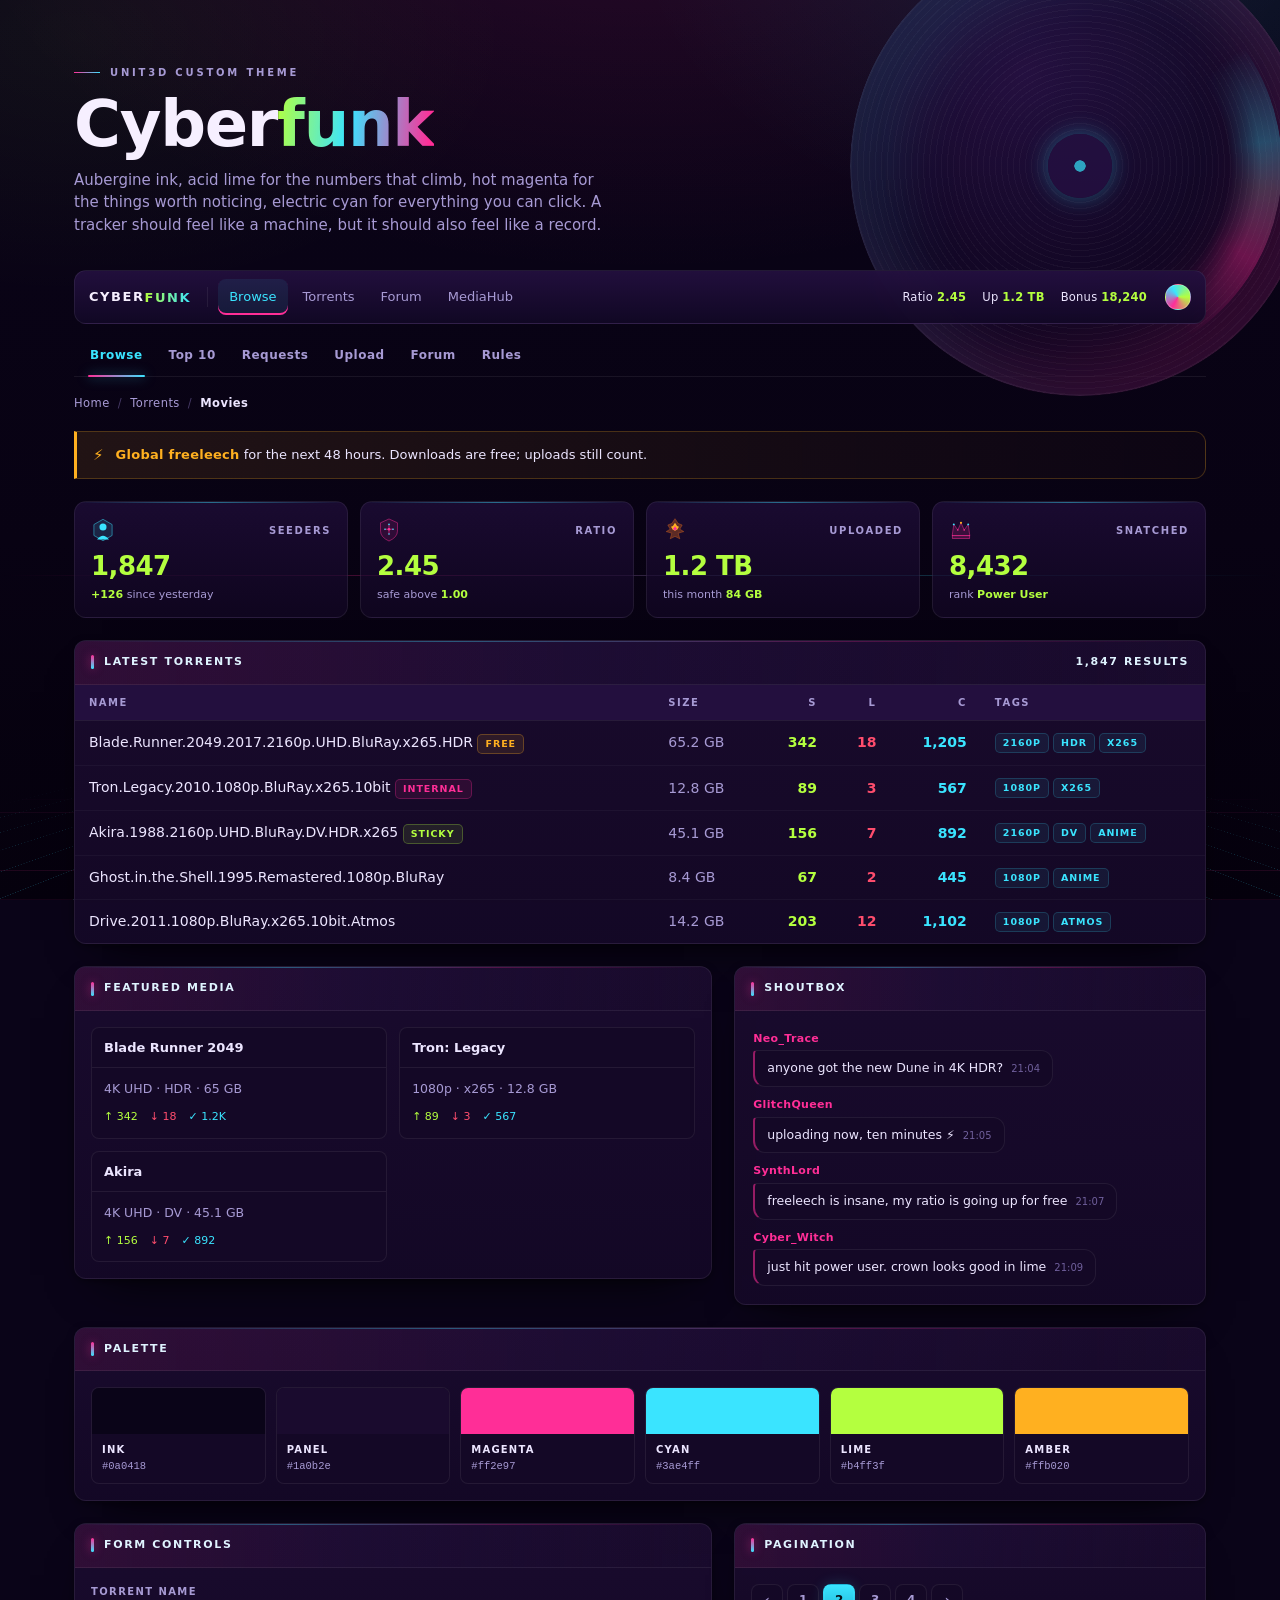
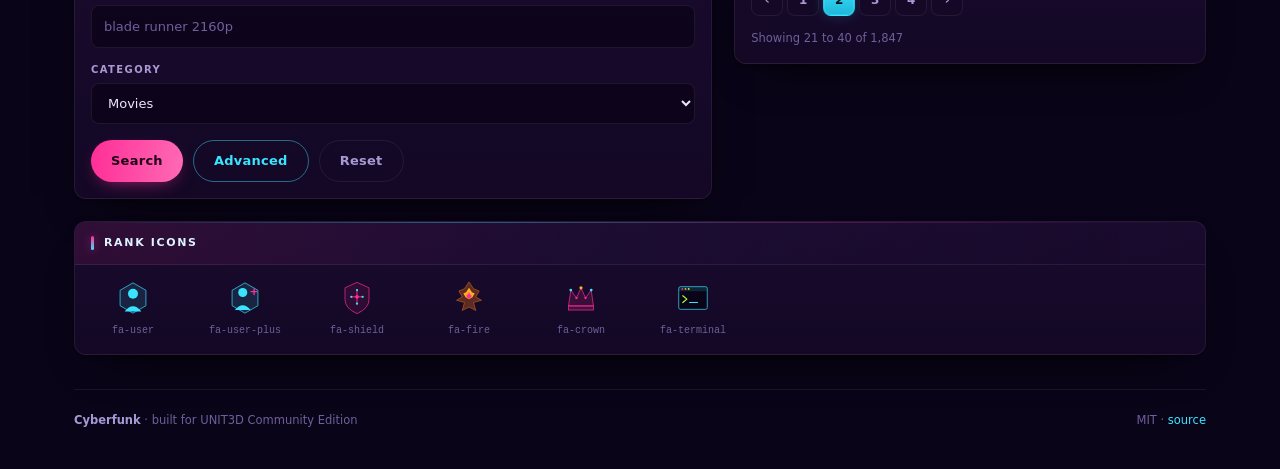
<file: index.html>
<!DOCTYPE html>
<html lang="en">
<head>
<meta charset="UTF-8">
<meta name="viewport" content="width=device-width, initial-scale=1">
<title>Cyberfunk: a UNIT3D theme</title>
<link rel="stylesheet" href="cyberfunk.css">
<style>
/* ---------------------------------------------------------------------------
 * Preview-only chrome. The theme proper is cyberfunk.css; this file fakes a
 * UNIT3D page around it so the design can be judged without a tracker.
 * Every colour below comes from the theme's tokens.
 * ------------------------------------------------------------------------- */

*, *::before, *::after { box-sizing: border-box; }

body {
    margin: 0;
    font-family: var(--cf-sans);
    font-size: 14px;
    line-height: 1.5;
}

.shell { max-width: 1180px; margin: 0 auto; padding: 40px 24px 0; }

/* Masthead */
.masthead { position: relative; padding: 18px 0 34px; }

/* A record, half-lit. Decoration only. */
.hero-disc {
    position: absolute; top: -104px; right: -104px;
    width: 460px; height: 460px; border-radius: 50%;
    pointer-events: none; opacity: .78; filter: blur(.4px);
    background:
        repeating-radial-gradient(circle at 50% 50%, rgba(255, 255, 255, .045) 0 1px, transparent 1px 6px),
        radial-gradient(circle at 38% 30%, #2a1148 0%, #170a2c 46%, #0b0418 100%);
    box-shadow:
        inset 0 0 0 1px rgba(255, 255, 255, .08),
        inset -40px -30px 70px rgba(var(--cf-magenta-rgb), .22),
        inset 34px 26px 70px rgba(var(--cf-cyan-rgb), .16),
        0 40px 80px -50px rgba(var(--cf-magenta-rgb), .8);
    -webkit-mask-image: radial-gradient(circle, #000 58%, rgba(0, 0, 0, .85) 74%, transparent 88%);
    mask-image: radial-gradient(circle, #000 58%, rgba(0, 0, 0, .85) 74%, transparent 88%);
}
/* specular arc */
.hero-disc::before {
    content: ""; position: absolute; inset: 6%;
    border-radius: 50%;
    background: conic-gradient(from 205deg, transparent 0 58%, rgba(var(--cf-cyan-rgb), .38) 66%, rgba(255, 255, 255, .22) 70%, rgba(var(--cf-magenta-rgb), .42) 76%, transparent 84%);
    -webkit-mask-image: radial-gradient(circle, transparent 52%, #000 63%, #000 84%, transparent 92%);
    mask-image: radial-gradient(circle, transparent 52%, #000 63%, #000 84%, transparent 92%);
}
/* label */
.hero-disc::after {
    content: ""; position: absolute; inset: 43%;
    border-radius: 50%;
    background:
        radial-gradient(circle, rgba(var(--cf-cyan-rgb), .9) 0 12%, transparent 13%),
        radial-gradient(circle, #2a1148 0 100%);
    box-shadow: 0 0 22px rgba(var(--cf-cyan-rgb), .45);
}
@media (max-width: 900px) { .hero-disc { display: none; } }
.masthead__eyebrow {
    display: inline-flex; align-items: center; gap: 10px;
    font-size: 10px; font-weight: 700; letter-spacing: .28em; text-transform: uppercase;
    color: var(--cf-muted); margin-bottom: 14px;
}
.masthead__eyebrow::before {
    content: ""; width: 26px; height: 1px;
    background: linear-gradient(90deg, var(--cf-magenta), var(--cf-cyan));
}
.masthead h1 {
    margin: 0;
    font-size: clamp(38px, 6vw, 64px);
    font-weight: 800;
    letter-spacing: -.02em;
    line-height: .95;
    color: #f6efff;
}
.masthead h1 em {
    font-style: normal;
    background: linear-gradient(96deg, var(--cf-lime) 0%, var(--cf-cyan) 46%, var(--cf-magenta) 96%);
    -webkit-background-clip: text; background-clip: text; color: transparent;
}
.masthead p {
    margin: 14px 0 0; max-width: 56ch;
    color: var(--cf-muted); font-size: 15px;
}

/* Top navigation */
.top-nav {
    display: flex; align-items: center; gap: 4px;
    height: 54px; padding: 0 14px; margin-bottom: 12px;
    border: 1px solid var(--cf-line);
    border-radius: var(--cf-radius);
    background: linear-gradient(180deg, rgba(36, 16, 64, .92), rgba(18, 8, 38, .92));
    position: sticky; top: 12px; z-index: 20;
    backdrop-filter: blur(14px);
    box-shadow: 0 18px 40px -30px #000;
}
.top-nav__logo {
    font-weight: 800; letter-spacing: .12em; font-size: 13px; color: #f6efff;
    padding-right: 16px; margin-right: 6px; border-right: 1px solid var(--cf-line);
}
.top-nav__logo span {
    background: linear-gradient(90deg, var(--cf-lime), var(--cf-cyan));
    -webkit-background-clip: text; background-clip: text; color: transparent;
}
.top-nav__link {
    color: var(--cf-muted); text-decoration: none; font-size: 13px; font-weight: 500;
    padding: 8px 11px; border-radius: 8px;
}
.top-nav__link:hover { color: var(--cf-cyan); background: rgba(var(--cf-cyan-rgb), .07); }
.top-nav__link.is-active { color: var(--cf-cyan); background: rgba(var(--cf-cyan-rgb), .08); box-shadow: inset 0 -2px 0 var(--cf-magenta); }
.top-nav__stats { margin-left: auto; display: flex; gap: 16px; font-size: 11.5px; letter-spacing: .02em; }
.top-nav__stats b { color: var(--cf-lime); font-weight: 700; font-variant-numeric: tabular-nums; }
.top-nav__avatar {
    width: 26px; height: 26px; border-radius: 50%; margin-left: 14px;
    background: conic-gradient(from 210deg, var(--cf-magenta), var(--cf-cyan), var(--cf-lime), var(--cf-magenta));
    border: 1px solid rgba(255, 255, 255, .25);
}

/* Secondary nav + breadcrumb */
.secondary-nav {
    display: flex; flex-wrap: wrap; gap: 2px; align-items: center;
    padding: 0 4px; margin-bottom: 18px;
    border-bottom: 1px solid var(--cf-line);
}
.secondary-nav a {
    position: relative; padding: 10px 12px 12px;
    font-size: 12px; font-weight: 600; letter-spacing: .04em;
    color: var(--cf-muted); text-decoration: none;
}
.secondary-nav a:hover { color: var(--cf-text); }
.secondary-nav a.is-active { color: var(--cf-cyan); }
.secondary-nav a.is-active::after {
    content: ""; position: absolute; left: 10px; right: 10px; bottom: -1px; height: 2px;
    border-radius: 2px;
    background: linear-gradient(90deg, var(--cf-magenta), var(--cf-cyan));
    box-shadow: 0 0 12px rgba(var(--cf-cyan-rgb), .55);
}
.crumbs {
    display: flex; align-items: center; gap: 8px;
    margin: 0 0 18px; font-size: 11.5px; letter-spacing: .04em; color: var(--cf-dim);
}
.crumbs a { color: var(--cf-muted); text-decoration: none; }
.crumbs a:hover { color: var(--cf-cyan); }
.crumbs span.sep { color: var(--cf-dim); opacity: .6; }
.crumbs b { color: var(--cf-text); font-weight: 600; }

/* Alert */
.alert {
    display: flex; align-items: center; gap: 12px;
    padding: 12px 16px; margin-bottom: 22px;
    background: linear-gradient(90deg, rgba(var(--cf-amber-rgb), .10), rgba(var(--cf-amber-rgb), .02));
    border: 1px solid rgba(var(--cf-amber-rgb), .22);
    border-left: 3px solid var(--cf-amber);
    border-radius: 0 var(--cf-radius) var(--cf-radius) 0;
    color: var(--cf-text); font-size: 13px;
}
.alert__icon { color: var(--cf-amber); font-size: 15px; }
.alert strong { color: var(--cf-amber); letter-spacing: .02em; }

/* Stat cards */
.stat-grid { display: grid; grid-template-columns: repeat(4, 1fr); gap: 12px; margin-bottom: 22px; }
.stat-card {
    position: relative; overflow: hidden;
    padding: 16px 16px 14px;
    background: linear-gradient(180deg, rgba(36, 16, 64, .65), rgba(20, 8, 38, .65));
    border: 1px solid var(--cf-line);
    border-radius: var(--cf-radius);
}
.stat-card::after {
    content: ""; position: absolute; inset: 0 0 auto 0; height: 1px;
    background: linear-gradient(90deg, transparent, rgba(var(--cf-cyan-rgb), .45), transparent);
}
.stat-card__top { display: flex; align-items: center; justify-content: space-between; margin-bottom: 10px; }
.stat-card__icon::before { width: 24px !important; height: 24px !important; display: block; }
.stat-card__label { color: var(--cf-muted); font-size: 10px; font-weight: 700; letter-spacing: .16em; text-transform: uppercase; }
.stat-card__value {
    font-size: 26px; font-weight: 800; letter-spacing: -.02em; line-height: 1.1;
    color: var(--cf-lime); font-variant-numeric: tabular-nums;
}
.stat-card__delta { margin-top: 6px; font-size: 11px; color: var(--cf-muted); }
.stat-card__delta b { color: var(--cf-lime); font-weight: 700; }

/* Panels */
.panel {
    background: linear-gradient(180deg, rgba(26, 11, 46, .96), rgba(20, 8, 38, .96));
    border: 1px solid var(--cf-line);
    border-radius: var(--cf-radius);
    box-shadow: var(--cf-shadow);
    margin-bottom: 22px;
    overflow: hidden;
}
.panel__head {
    display: flex; align-items: center; gap: 10px;
    padding: 13px 16px;
    font-size: 11px; font-weight: 700; letter-spacing: .15em; text-transform: uppercase;
    color: #dff3ff;
    background: linear-gradient(90deg, rgba(var(--cf-magenta-rgb), .10), rgba(36, 16, 64, .35) 45%, transparent);
    border-bottom: 1px solid var(--cf-line);
}
.panel__head::before {
    content: ""; width: 3px; height: 14px; border-radius: 2px;
    background: linear-gradient(180deg, var(--cf-magenta), var(--cf-cyan));
    box-shadow: 0 0 10px rgba(var(--cf-magenta-rgb), .55);
}
.panel__head .spacer { margin-left: auto; }
.panel__body { padding: 16px; }

/* Table */
.table-wrap { overflow-x: auto; }
.torrent-table { width: 100%; border-collapse: collapse; font-variant-numeric: tabular-nums; }
.torrent-table thead th {
    position: sticky; top: 0;
    padding: 10px 14px; text-align: left;
    font-size: 10px; font-weight: 700; letter-spacing: .15em; text-transform: uppercase;
    color: var(--cf-muted);
    background: rgba(36, 16, 64, .92);
    border-bottom: 1px solid var(--cf-line);
    white-space: nowrap;
}
.torrent-table thead th.num { text-align: right; }
.torrent-table td {
    padding: 11px 14px;
    border-bottom: 1px solid rgba(255, 255, 255, .035);
    color: var(--cf-text);
    white-space: nowrap;
}
.torrent-table td.num { text-align: right; font-variant-numeric: tabular-nums; }
.torrent-table tbody tr { transition: background-color .12s ease, box-shadow .12s ease; }
.torrent-table tbody tr:hover { background: rgba(var(--cf-cyan-rgb), .04); box-shadow: inset 2px 0 0 var(--cf-cyan); }
.torrent-table tbody tr:last-child td { border-bottom: 0; }
.torrent-table .name { color: var(--cf-text); font-weight: 500; white-space: normal; }
.torrent-table .name a { color: var(--cf-text); }
.torrent-table .name a:hover { color: var(--cf-cyan); }
.torrent-table .size { color: var(--cf-muted); }
.torrent-table .seeders { color: var(--cf-lime); font-weight: 700; }
.torrent-table .leechers { color: var(--cf-red); font-weight: 700; }
.torrent-table .completed { color: var(--cf-cyan); font-weight: 700; }
.torrent-table .tags { display: flex; gap: 4px; }

/* Chips */
.tag {
    display: inline-block; padding: 2px 7px;
    font-size: 9.5px; font-weight: 700; letter-spacing: .1em; text-transform: uppercase;
    color: var(--cf-cyan);
    background: rgba(var(--cf-cyan-rgb), .07);
    border: 1px solid rgba(var(--cf-cyan-rgb), .18);
    border-radius: 5px;
}
.tag--free { color: var(--cf-amber); background: rgba(var(--cf-amber-rgb), .10); border-color: rgba(var(--cf-amber-rgb), .28); }
.tag--internal { color: var(--cf-magenta); background: rgba(var(--cf-magenta-rgb), .10); border-color: rgba(var(--cf-magenta-rgb), .28); }
.tag--sticky { color: var(--cf-lime); background: rgba(var(--cf-lime-rgb), .09); border-color: rgba(var(--cf-lime-rgb), .26); }

/* Cards */
.cards-grid { display: grid; grid-template-columns: repeat(auto-fill, minmax(220px, 1fr)); gap: 12px; }
.card {
    background: var(--cf-sunk);
    border: 1px solid var(--cf-line);
    border-radius: var(--cf-radius-sm);
    overflow: hidden;
}
.card__head { padding: 10px 12px; font-size: 13px; font-weight: 700; color: var(--cf-text); border-bottom: 1px solid var(--cf-line); }
.card__body { padding: 12px; color: var(--cf-muted); font-size: 12.5px; }
.card__meta { display: flex; gap: 12px; margin-top: 10px; font-size: 11px; font-variant-numeric: tabular-nums; }
.card__meta .seeders { color: var(--cf-lime); }
.card__meta .leechers { color: var(--cf-red); }
.card__meta .completed { color: var(--cf-cyan); }

/* Chat */
.chatbox { max-height: 268px; overflow-y: auto; display: flex; flex-direction: column; gap: 10px; padding: 4px 2px 2px; }
.chat-msg__user { font-size: 11px; font-weight: 700; letter-spacing: .03em; color: var(--cf-magenta); margin-bottom: 3px; }
.chat-bubble {
    display: inline-block; max-width: 92%; padding: 8px 12px;
    font-size: 12.5px; color: var(--cf-text);
    background: var(--cf-sunk);
    border: 1px solid var(--cf-line);
    border-left: 2px solid rgba(var(--cf-magenta-rgb), .55);
    border-radius: 4px 12px 12px 12px;
}
.chat-bubble time { color: var(--cf-dim); font-size: 10px; margin-left: 8px; }

/* Palette strip */
.palette { display: grid; grid-template-columns: repeat(auto-fit, minmax(120px, 1fr)); gap: 10px; }
.swatch { border: 1px solid var(--cf-line); border-radius: var(--cf-radius-sm); overflow: hidden; background: var(--cf-sunk); }
.swatch__chip { height: 46px; }
.swatch__meta { padding: 8px 10px; }
.swatch__name { display: block; font-size: 10px; font-weight: 700; letter-spacing: .12em; text-transform: uppercase; color: var(--cf-text); }
.swatch__hex { display: block; font-family: var(--cf-mono); font-size: 10.5px; color: var(--cf-muted); margin-top: 2px; }

/* Forms */
.form-group { margin-bottom: 14px; }
.form-label { display: block; margin-bottom: 6px; font-size: 10px; font-weight: 700; letter-spacing: .14em; text-transform: uppercase; color: var(--cf-muted); }
.form-input, .form-select {
    width: 100%; padding: 11px 12px;
    font: inherit; font-size: 13px; color: var(--cf-text);
    background: rgba(10, 4, 24, .7);
    border: 1px solid var(--cf-line);
    border-radius: var(--cf-radius-sm);
    transition: border-color .15s ease, box-shadow .15s ease;
}
.form-input:focus, .form-select:focus {
    outline: none;
    border-color: var(--cf-cyan);
    box-shadow: var(--cf-ring);
}
.form-row { display: flex; gap: 10px; margin-top: 16px; }

.btn-filled, .btn-outlined, .btn-ghost {
    font: inherit; font-size: 13px; font-weight: 700; letter-spacing: .02em;
    padding: 10px 20px; border-radius: 999px; cursor: pointer;
    transition: transform .12s ease, box-shadow .18s ease, background-color .18s ease, border-color .18s ease;
}
.btn-filled {
    color: #20031a; border: 0;
    background: linear-gradient(96deg, var(--cf-magenta), #ff6ab5);
    box-shadow: 0 6px 20px -10px rgba(var(--cf-magenta-rgb), .9);
}
.btn-filled:hover { transform: translateY(-1px); box-shadow: 0 10px 26px -10px rgba(var(--cf-magenta-rgb), .95); }
.btn-outlined {
    color: var(--cf-cyan); background: transparent;
    border: 1px solid rgba(var(--cf-cyan-rgb), .45);
}
.btn-outlined:hover { background: rgba(var(--cf-cyan-rgb), .08); box-shadow: 0 0 18px rgba(var(--cf-cyan-rgb), .18); }
.btn-ghost { color: var(--cf-muted); background: transparent; border: 1px solid var(--cf-line); }
.btn-ghost:hover { color: var(--cf-text); border-color: rgba(255, 255, 255, .18); }

/* Pagination */
.pagination { display: flex; gap: 4px; align-items: center; flex-wrap: wrap; }
.page {
    display: inline-flex; align-items: center; justify-content: center;
    min-width: 32px; height: 32px; padding: 0 10px;
    font-size: 12px; font-weight: 600; text-decoration: none;
    color: var(--cf-muted);
    background: var(--cf-sunk);
    border: 1px solid var(--cf-line);
    border-radius: 8px;
}
.page:hover { color: var(--cf-cyan); border-color: rgba(var(--cf-cyan-rgb), .35); }
.page.current {
    color: #06121a;
    background: linear-gradient(180deg, var(--cf-cyan), #1fb6d8);
    border-color: transparent;
    box-shadow: 0 0 18px rgba(var(--cf-cyan-rgb), .35);
}

/* Icon strip */
.icon-strip { display: flex; flex-wrap: wrap; gap: 28px; align-items: flex-start; }
.icon-item { display: flex; flex-direction: column; align-items: center; gap: 8px; width: 84px; }
.icon-item i { display: block; width: 34px; height: 34px; }
.icon-item i::before { width: 34px !important; height: 34px !important; display: block; }
.icon-item span { font-family: var(--cf-mono); font-size: 10px; color: var(--cf-dim); }

/* Footer */
.footer {
    margin-top: 34px; padding: 22px 0 40px;
    border-top: 1px solid var(--cf-line);
    display: flex; justify-content: space-between; gap: 16px; flex-wrap: wrap;
    font-size: 11.5px; color: var(--cf-dim);
}
.footer b { color: var(--cf-muted); font-weight: 600; }

.two-col { display: grid; grid-template-columns: 1.15fr .85fr; gap: 22px; align-items: start; }
@media (max-width: 900px) {
    .two-col { grid-template-columns: 1fr; }
    .stat-grid { grid-template-columns: repeat(2, 1fr); }
}
@media (max-width: 620px) {
    .shell { padding: 24px 16px 0; }
    .top-nav__stats { display: none; }
    .stat-grid { grid-template-columns: 1fr 1fr; }
}
</style>
</head>
<body>

<div class="shell">

    <header class="masthead">
        <div class="hero-disc" aria-hidden="true"></div>
        <div class="masthead__eyebrow">UNIT3D custom theme</div>
        <h1>Cyber<em>funk</em></h1>
        <p>Aubergine ink, acid lime for the numbers that climb, hot magenta for the things worth noticing, electric cyan for everything you can click. A tracker should feel like a machine, but it should also feel like a record.</p>
    </header>

    <nav class="top-nav">
        <div class="top-nav__logo">CYBER<span>FUNK</span></div>
        <a class="top-nav__link is-active" href="#">Browse</a>
        <a class="top-nav__link" href="#">Torrents</a>
        <a class="top-nav__link" href="#">Forum</a>
        <a class="top-nav__link" href="#">MediaHub</a>
        <div class="top-nav__stats">
            <span>Ratio <b>2.45</b></span>
            <span>Up <b>1.2 TB</b></span>
            <span>Bonus <b>18,240</b></span>
        </div>
        <span class="top-nav__avatar" aria-hidden="true"></span>
    </nav>

    <nav class="secondary-nav">
        <a class="is-active" href="#">Browse</a>
        <a href="#">Top 10</a>
        <a href="#">Requests</a>
        <a href="#">Upload</a>
        <a href="#">Forum</a>
        <a href="#">Rules</a>
    </nav>

    <div class="crumbs">
        <a href="#">Home</a><span class="sep">/</span>
        <a href="#">Torrents</a><span class="sep">/</span>
        <b>Movies</b>
    </div>

    <div class="alert">
        <span class="alert__icon">&#9889;</span>
        <span><strong>Global freeleech</strong> for the next 48 hours. Downloads are free; uploads still count.</span>
    </div>

    <div class="stat-grid">
        <div class="stat-card">
            <div class="stat-card__top"><i class="fa-user stat-card__icon"></i><span class="stat-card__label">Seeders</span></div>
            <div class="stat-card__value">1,847</div>
            <div class="stat-card__delta"><b>+126</b> since yesterday</div>
        </div>
        <div class="stat-card">
            <div class="stat-card__top"><i class="fa-shield stat-card__icon"></i><span class="stat-card__label">Ratio</span></div>
            <div class="stat-card__value">2.45</div>
            <div class="stat-card__delta">safe above <b>1.00</b></div>
        </div>
        <div class="stat-card">
            <div class="stat-card__top"><i class="fa-fire stat-card__icon"></i><span class="stat-card__label">Uploaded</span></div>
            <div class="stat-card__value">1.2 TB</div>
            <div class="stat-card__delta">this month <b>84 GB</b></div>
        </div>
        <div class="stat-card">
            <div class="stat-card__top"><i class="fa-crown stat-card__icon"></i><span class="stat-card__label">Snatched</span></div>
            <div class="stat-card__value">8,432</div>
            <div class="stat-card__delta">rank <b>Power User</b></div>
        </div>
    </div>

    <div class="panel">
        <div class="panel__head">Latest torrents <span class="spacer"></span> 1,847 results</div>
        <div class="table-wrap">
            <table class="torrent-table">
                <thead>
                    <tr>
                        <th>Name</th><th>Size</th><th class="num">S</th><th class="num">L</th><th class="num">C</th><th>Tags</th>
                    </tr>
                </thead>
                <tbody>
                    <tr>
                        <td class="name"><a href="#">Blade.Runner.2049.2017.2160p.UHD.BluRay.x265.HDR</a> <span class="tag tag--free">Free</span></td>
                        <td class="size">65.2 GB</td>
                        <td class="num seeders">342</td><td class="num leechers">18</td><td class="num completed">1,205</td>
                        <td><div class="tags"><span class="tag">2160p</span><span class="tag">HDR</span><span class="tag">x265</span></div></td>
                    </tr>
                    <tr>
                        <td class="name"><a href="#">Tron.Legacy.2010.1080p.BluRay.x265.10bit</a> <span class="tag tag--internal">Internal</span></td>
                        <td class="size">12.8 GB</td>
                        <td class="num seeders">89</td><td class="num leechers">3</td><td class="num completed">567</td>
                        <td><div class="tags"><span class="tag">1080p</span><span class="tag">x265</span></div></td>
                    </tr>
                    <tr>
                        <td class="name"><a href="#">Akira.1988.2160p.UHD.BluRay.DV.HDR.x265</a> <span class="tag tag--sticky">Sticky</span></td>
                        <td class="size">45.1 GB</td>
                        <td class="num seeders">156</td><td class="num leechers">7</td><td class="num completed">892</td>
                        <td><div class="tags"><span class="tag">2160p</span><span class="tag">DV</span><span class="tag">Anime</span></div></td>
                    </tr>
                    <tr>
                        <td class="name"><a href="#">Ghost.in.the.Shell.1995.Remastered.1080p.BluRay</a></td>
                        <td class="size">8.4 GB</td>
                        <td class="num seeders">67</td><td class="num leechers">2</td><td class="num completed">445</td>
                        <td><div class="tags"><span class="tag">1080p</span><span class="tag">Anime</span></div></td>
                    </tr>
                    <tr>
                        <td class="name"><a href="#">Drive.2011.1080p.BluRay.x265.10bit.Atmos</a></td>
                        <td class="size">14.2 GB</td>
                        <td class="num seeders">203</td><td class="num leechers">12</td><td class="num completed">1,102</td>
                        <td><div class="tags"><span class="tag">1080p</span><span class="tag">Atmos</span></div></td>
                    </tr>
                </tbody>
            </table>
        </div>
    </div>

    <div class="two-col">
        <div class="panel">
            <div class="panel__head">Featured media</div>
            <div class="panel__body">
                <div class="cards-grid">
                    <div class="card">
                        <div class="card__head">Blade Runner 2049</div>
                        <div class="card__body">
                            4K UHD &middot; HDR &middot; 65 GB
                            <div class="card__meta"><span class="seeders">&#8593; 342</span><span class="leechers">&#8595; 18</span><span class="completed">&#10003; 1.2K</span></div>
                        </div>
                    </div>
                    <div class="card">
                        <div class="card__head">Tron: Legacy</div>
                        <div class="card__body">
                            1080p &middot; x265 &middot; 12.8 GB
                            <div class="card__meta"><span class="seeders">&#8593; 89</span><span class="leechers">&#8595; 3</span><span class="completed">&#10003; 567</span></div>
                        </div>
                    </div>
                    <div class="card">
                        <div class="card__head">Akira</div>
                        <div class="card__body">
                            4K UHD &middot; DV &middot; 45.1 GB
                            <div class="card__meta"><span class="seeders">&#8593; 156</span><span class="leechers">&#8595; 7</span><span class="completed">&#10003; 892</span></div>
                        </div>
                    </div>
                </div>
            </div>
        </div>

        <div class="panel">
            <div class="panel__head">Shoutbox</div>
            <div class="panel__body">
                <div class="chatbox">
                    <div>
                        <div class="chat-msg__user">Neo_Trace</div>
                        <div class="chat-bubble">anyone got the new Dune in 4K HDR?<time>21:04</time></div>
                    </div>
                    <div>
                        <div class="chat-msg__user">GlitchQueen</div>
                        <div class="chat-bubble">uploading now, ten minutes &#9889;<time>21:05</time></div>
                    </div>
                    <div>
                        <div class="chat-msg__user">SynthLord</div>
                        <div class="chat-bubble">freeleech is insane, my ratio is going up for free<time>21:07</time></div>
                    </div>
                    <div>
                        <div class="chat-msg__user">Cyber_Witch</div>
                        <div class="chat-bubble">just hit power user. crown looks good in lime<time>21:09</time></div>
                    </div>
                </div>
            </div>
        </div>
    </div>

    <div class="panel">
        <div class="panel__head">Palette</div>
        <div class="panel__body">
            <div class="palette">
                <div class="swatch"><div class="swatch__chip" style="background: var(--cf-ink)"></div><div class="swatch__meta"><span class="swatch__name">Ink</span><span class="swatch__hex">#0a0418</span></div></div>
                <div class="swatch"><div class="swatch__chip" style="background: var(--cf-panel)"></div><div class="swatch__meta"><span class="swatch__name">Panel</span><span class="swatch__hex">#1a0b2e</span></div></div>
                <div class="swatch"><div class="swatch__chip" style="background: var(--cf-magenta)"></div><div class="swatch__meta"><span class="swatch__name">Magenta</span><span class="swatch__hex">#ff2e97</span></div></div>
                <div class="swatch"><div class="swatch__chip" style="background: var(--cf-cyan)"></div><div class="swatch__meta"><span class="swatch__name">Cyan</span><span class="swatch__hex">#3ae4ff</span></div></div>
                <div class="swatch"><div class="swatch__chip" style="background: var(--cf-lime)"></div><div class="swatch__meta"><span class="swatch__name">Lime</span><span class="swatch__hex">#b4ff3f</span></div></div>
                <div class="swatch"><div class="swatch__chip" style="background: var(--cf-amber)"></div><div class="swatch__meta"><span class="swatch__name">Amber</span><span class="swatch__hex">#ffb020</span></div></div>
            </div>
        </div>
    </div>

    <div class="two-col">
        <div class="panel">
            <div class="panel__head">Form controls</div>
            <div class="panel__body">
                <div class="form-group">
                    <label class="form-label" for="q">Torrent name</label>
                    <input class="form-input" id="q" type="text" placeholder="blade runner 2160p">
                </div>
                <div class="form-group">
                    <label class="form-label" for="c">Category</label>
                    <select class="form-select" id="c">
                        <option>Movies</option>
                        <option>TV</option>
                        <option>Music</option>
                    </select>
                </div>
                <div class="form-row">
                    <button class="btn-filled">Search</button>
                    <button class="btn-outlined">Advanced</button>
                    <button class="btn-ghost">Reset</button>
                </div>
            </div>
        </div>

        <div class="panel">
            <div class="panel__head">Pagination</div>
            <div class="panel__body">
                <div class="pagination">
                    <a class="page" href="#">&lsaquo;</a>
                    <a class="page" href="#">1</a>
                    <a class="page current" href="#">2</a>
                    <a class="page" href="#">3</a>
                    <a class="page" href="#">4</a>
                    <a class="page" href="#">&rsaquo;</a>
                </div>
                <p style="margin: 14px 0 0; font-size: 11.5px; color: var(--cf-dim); font-variant-numeric: tabular-nums;">Showing 21 to 40 of 1,847</p>
            </div>
        </div>
    </div>

    <div class="panel">
        <div class="panel__head">Rank icons</div>
        <div class="panel__body">
            <div class="icon-strip">
                <div class="icon-item"><i class="fa-user"></i><span>fa-user</span></div>
                <div class="icon-item"><i class="fa-user-plus"></i><span>fa-user-plus</span></div>
                <div class="icon-item"><i class="fa-shield"></i><span>fa-shield</span></div>
                <div class="icon-item"><i class="fa-fire"></i><span>fa-fire</span></div>
                <div class="icon-item"><i class="fa-crown"></i><span>fa-crown</span></div>
                <div class="icon-item"><i class="fa-terminal"></i><span>fa-terminal</span></div>
            </div>
        </div>
    </div>

    <footer class="footer">
        <div><b>Cyberfunk</b> &middot; built for UNIT3D Community Edition</div>
        <div>MIT &middot; <a href="https://github.com/Binz120/cyberfunk">source</a></div>
    </footer>

</div>

</body>
</html>
</file>
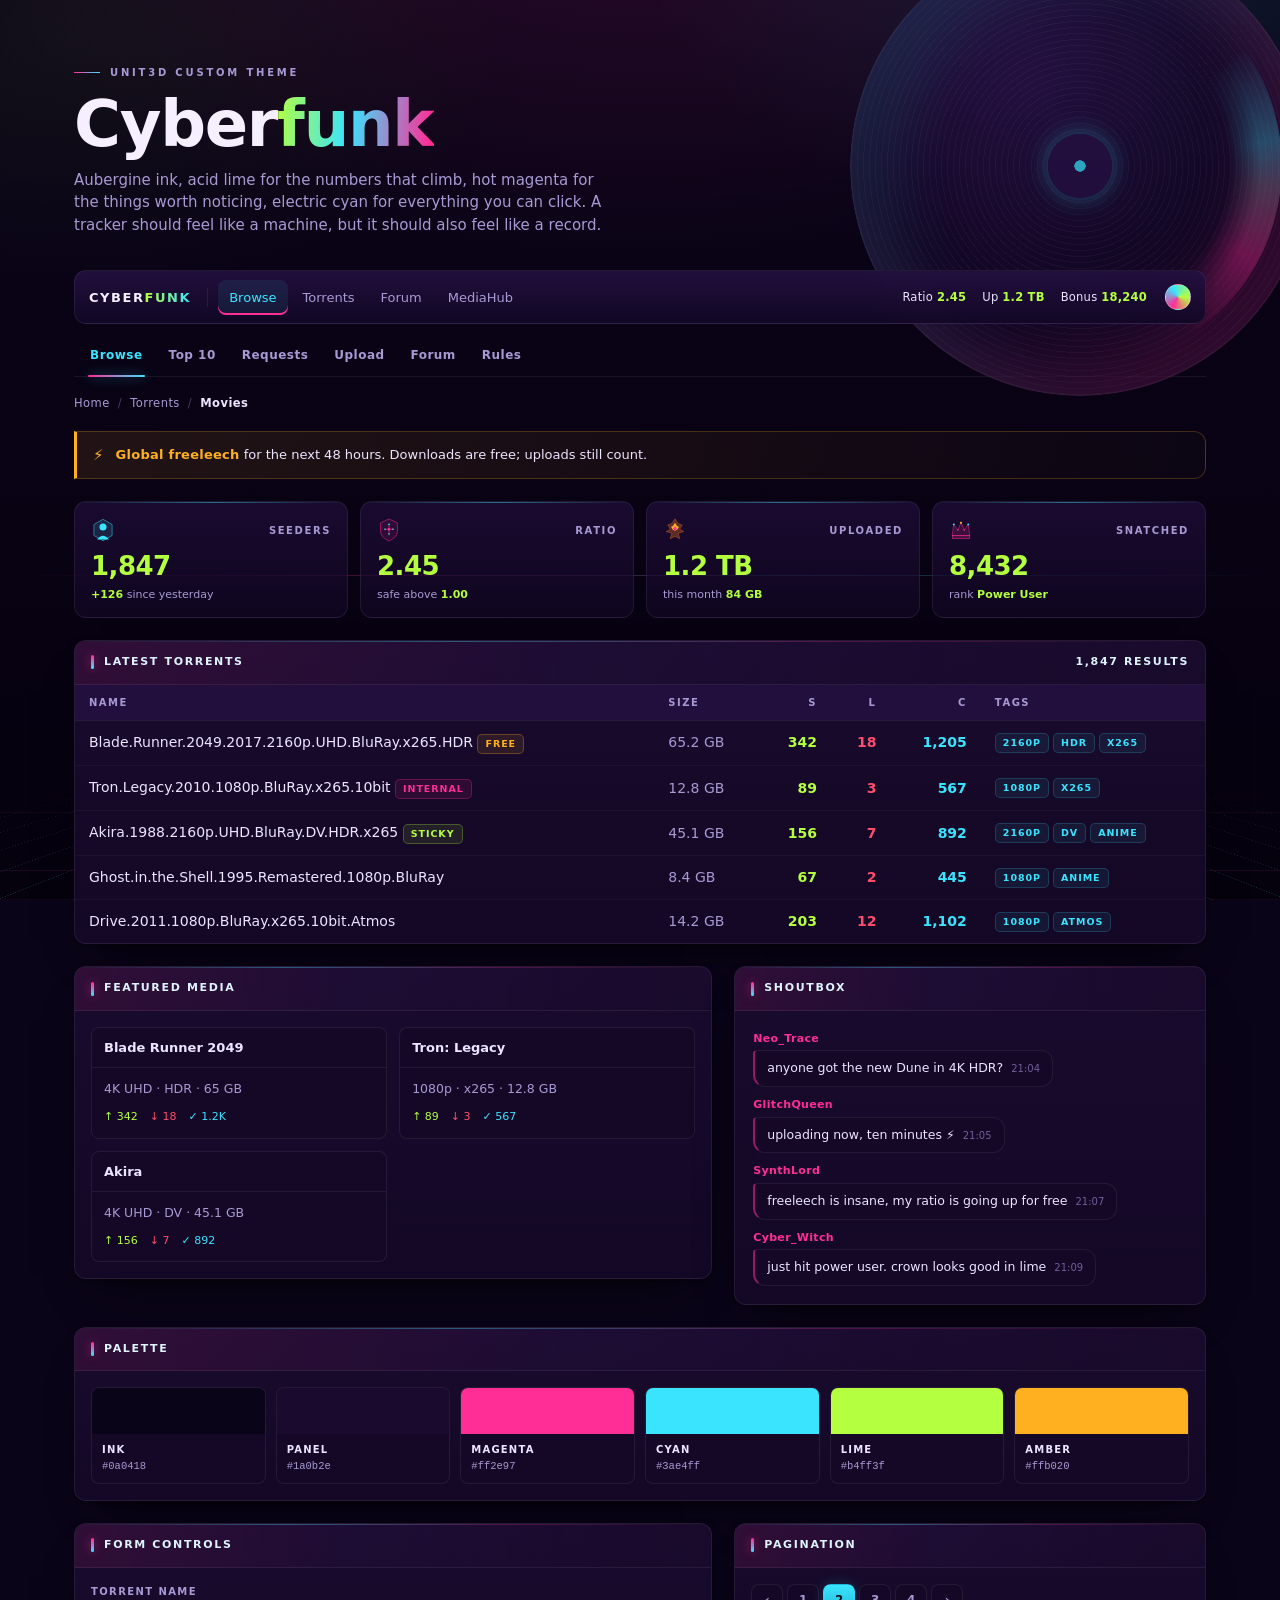
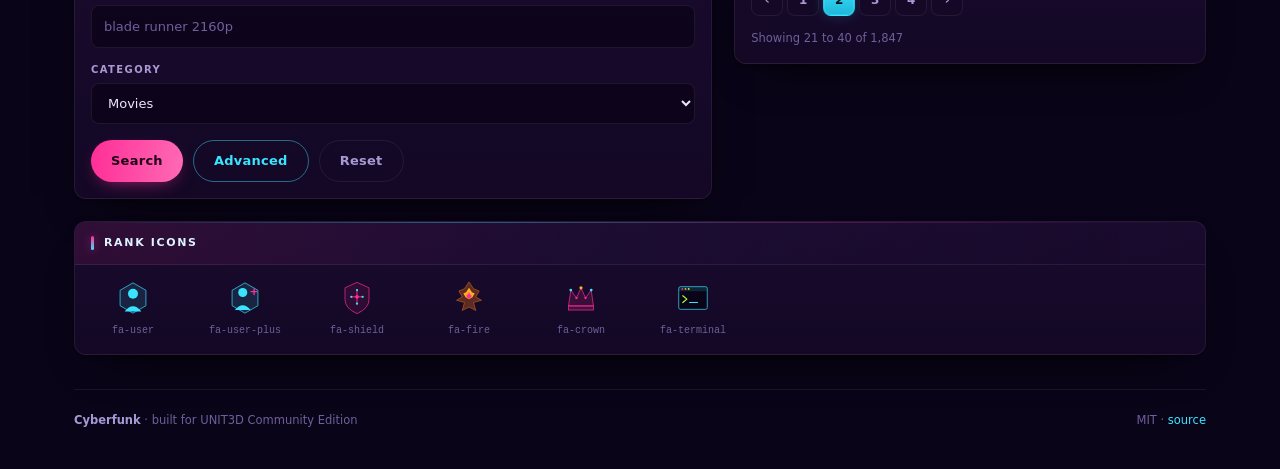
<file: preview.html>
<!DOCTYPE html>
<html lang="en">
<head>
<meta charset="UTF-8">
<meta http-equiv="refresh" content="0; url=./index.html">
<title>Cyberfunk: preview moved</title>
<link rel="canonical" href="https://binz120.github.io/cyberfunk/">
<style>
  body { background:#0a0418; color:#ece5ff; font-family:'Segoe UI',system-ui,sans-serif;
         display:flex; align-items:center; justify-content:center; height:100vh; margin:0; }
  a { color:#3ae4ff; text-shadow:0 0 12px rgba(58,228,255,.45); }
</style>
</head>
<body>
<p>The preview now lives at <a href="./index.html">the repository root</a>.</p>
</body>
</html>
</file>
<file: cyberfunk.css>
/* ============================================================================
 * CYBERFUNK: UNIT3D custom theme
 *
 * Cyberpunk bones, funk blood: aubergine ink, acid lime for the numbers that
 * climb, hot magenta for the things that want your eye, electric cyan for
 * anything you can click, amber for the one warning worth reading. Panels are
 * lit from above with a hairline, the floor is a perspective grid, and every
 * unit of colour is spent on a job rather than for decoration.
 *
 * Deploy: host this file publicly and paste the URL (or its contents) into
 * UNIT3D → Settings → custom_css. No build step, no dependencies.
 * Best with: Galactic (style 1) or Material Dark (style 13) as the base.
 ========================================================================== */

/* ============================================================================
 * 0. DESIGN TOKENS
 *
 * The palette is Cyberfunk: aubergine ink, acid lime for anything counting up,
 * hot magenta for anything that wants attention, electric cyan for anything you
 * can click, amber for the one warning you should read. Everything below maps
 * UNIT3D's variables onto these ten tokens, so retuning the theme means editing
 * this block and nothing else.
 * ========================================================================== */

:root {
    /* Surfaces, darkest to lightest */
    --cf-ink: #0a0418;          /* page */
    --cf-ink-2: #120826;        /* nav, footer */
    --cf-sunk: #140826;         /* inset wells, code, tables */
    --cf-panel: #1a0b2e;        /* panels, cards */
    --cf-panel-head: #241040;   /* panel and card headers */
    --cf-raised: #2b0f4a;       /* bubbles, menus, raised chips */

    /* Hairlines */
    --cf-line: rgba(255, 255, 255, 0.07);
    --cf-line-cool: rgba(58, 228, 255, 0.16);
    --cf-line-hot: rgba(255, 46, 151, 0.22);

    /* Text */
    --cf-text: #ece5ff;
    --cf-text-bright: #ffffff;
    --cf-muted: #a79ad4;
    --cf-dim: #6f5f9b;

    /* Accents, by job */
    --cf-cyan: #3ae4ff;         /* links, focus, selection */
    --cf-cyan-rgb: 58, 228, 255;
    --cf-magenta: #ff2e97;      /* attention, active, featured */
    --cf-magenta-rgb: 255, 46, 151;
    --cf-lime: #b4ff3f;         /* positive, counts, seeders */
    --cf-lime-rgb: 180, 255, 63;
    --cf-amber: #ffb020;        /* warnings, freeleech */
    --cf-amber-rgb: 255, 176, 32;
    --cf-red: #ff4d6d;          /* errors, deletions */
    --cf-red-rgb: 255, 77, 109;
    --cf-orange: #ff7a1a;
    --cf-lilac: #c9a2ff;

    /* Shape and depth */
    --cf-radius: 12px;
    --cf-radius-sm: 8px;
    --cf-ring: 0 0 0 3px rgba(var(--cf-cyan-rgb), 0.22);
    --cf-shadow: 0 24px 48px -28px #000, 0 2px 8px -2px rgba(0, 0, 0, 0.6);
    --cf-glow-cyan: 0 0 18px rgba(var(--cf-cyan-rgb), 0.16);
    --cf-glow-magenta: 0 0 18px rgba(var(--cf-magenta-rgb), 0.18);

    --cf-mono: ui-monospace, "SF Mono", "JetBrains Mono", "Cascadia Code", Menlo, Consolas, monospace;
    --cf-sans: "Inter", "Segoe UI", system-ui, -apple-system, sans-serif;
}

/* ============================================================================
 * 1. UNIT3D VARIABLE MAP
 *
 * Every variable UNIT3D's stylesheets read, pointed at the tokens above. If a
 * fork adds a variable this file does not set, it falls back to the base
 * theme's value, which is why the theme still works on a dark base it has
 * never seen.
 * ========================================================================== */

:root {
    /* --- Base colour palette (Cyberfunk) --- */
    --text-color: var(--cf-text);
    --color-dark-magenta: hsl(300, 60%, 12%);
    --color-dark-green: hsl(160, 60%, 12%);
    --color-dark-blue: hsl(220, 60%, 15%);
    --color-dark-red: hsl(345, 60%, 12%);
    --color-dark-purple: hsl(270, 50%, 15%);
    --color-red: hsl(345, 100%, 55%);
    --color-light-red: hsl(345, 100%, 65%);
    --color-green: hsl(84, 100%, 44%);
    --color-light-green: hsl(84, 100%, 62%);
    --color-yellow: hsl(38, 100%, 56%);
    --color-light-yellow: hsl(38, 100%, 66%);
    --color-magenta: hsl(330, 100%, 55%);
    --color-light-magenta: hsl(330, 100%, 65%);
    --color-purple: hsl(270, 80%, 55%);
    --color-light-purple: hsl(270, 80%, 65%);
    --color-blue: hsl(192, 100%, 62%);
    --color-light-blue: hsl(192, 100%, 72%);
    --color-bright-white: hsl(270, 20%, 100%);
    --color-light-orange: hsl(25, 100%, 55%);

    /* --- Body --- */
    --body-bg: var(--cf-ink);
    --body-fg: var(--text-color);

    /* --- Links --- */
    --color-links-colored: var(--cf-cyan);
    --color-links-hover: #8af0ff;
    --codeblock-background: var(--cf-panel);

    /* --- Buttons (neon pill style) --- */
    --button-filled-bg: var(--color-magenta);
    --button-filled-border: none;
    --button-filled-border-radius: 9999px;
    --button-filled-fg: white;
    --button-outlined-bg: inherit;
    --button-outlined-border: 1px solid var(--color-blue);
    --button-outlined-border-radius: 9999px;
    --button-outlined-fg: var(--color-blue);
    --button-text-bg: inherit;
    --button-text-border: none;
    --button-text-border-radius: 5px;
    --button-text-fg: currentColor;

    /* --- Icon Buttons --- */
    --icon-button-bg: inherit;
    --icon-button-border: none;
    --icon-button-border-radius: 9999px;
    --icon-button-fg: currentColor;
    --icon-button-filled-bg: var(--color-magenta);
    --icon-button-filled-border: none;
    --icon-button-filled-fg: white;

    /* --- Panels (glowing dark purple) --- */
    --panel-bg: var(--cf-panel);
    --panel-fg: var(--text-color);
    --panel-border: 1px solid var(--cf-line);
    --panel-border-radius: var(--cf-radius);
    --panel-box-shadow: var(--cf-shadow);
    --panel-head-bg: var(--cf-panel-head);
    --panel-head-fg: var(--cf-cyan);
    --panel-action-fg: var(--color-light-purple);

    /* --- Top Navigation (deep purple with neon underline) --- */
    --top-nav-bg: var(--cf-ink-2);
    --top-nav-box-shadow: none;
    --top-nav-dropdown-fg: var(--text-color);
    --top-nav-dropdown-hover-fg: var(--cf-cyan);
    --top-nav-dropdown-hover-bg: rgba(255, 46, 151, 0.12);
    --top-nav-dropdown-hover-text-decoration: none;
    --top-nav-dropdown-menu-bg: var(--cf-panel);
    --top-nav-dropdown-menu-border: 1px solid rgba(var(--cf-cyan-rgb), 0.2);
    --top-nav-dropdown-menu-border-radius: 10px;
    --top-nav-dropdown-menu-box-shadow: 0 0 30px rgba(0, 0, 0, 0.5), 0 0 15px rgba(255, 46, 151, 0.1);
    --top-nav-dropdown-menu-item-fg: var(--text-color);
    --top-nav-dropdown-menu-item-bg: transparent;
    --top-nav-dropdown-menu-item-hover-fg: var(--cf-cyan);
    --top-nav-dropdown-menu-item-hover-bg: rgba(var(--cf-cyan-rgb), 0.08);
    --top-nav-dropdown-menu-item-hover-text-decoration: none;
    --top-nav-dropdown-menu-item-icon-fg: var(--color-magenta);
    --top-nav-dropdown-menu-item-icon-bg: rgba(255, 46, 151, 0.1);
    --top-nav-ratio-bar-fg: var(--color-light-green);
    --top-nav-icon-bar-icon-bg: rgba(var(--cf-cyan-rgb), 0.1);
    --top-nav-icon-bar-icon-fg: var(--color-blue);
    --top-nav-icon-bar-icon-border-radius: 50%;
    --top-nav-icon-bar-icon-hover-bg: rgba(var(--cf-cyan-rgb), 0.2);
    --top-nav-icon-bar-icon-hover-fg: var(--color-light-blue);
    --top-nav-stats-fg: var(--color-light-purple);
    --top-nav-toggle-fg: var(--color-blue);

    /* --- Secondary Navigation --- */
    --secondary-nav-bg: var(--cf-panel);
    --secondary-nav-tab-fg: var(--color-light-purple);
    --secondary-nav-tab-bg: inherit;
    --secondary-nav-tab-active-text-decoration: underline var(--color-magenta) 2px;
    --secondary-nav-tab-hover-fg: var(--cf-cyan);
    --secondary-nav-tab-hover-bg: transparent;
    --secondary-nav-tab-hover-text-decoration: underline var(--color-blue) 2px;
    --secondary-nav-tab-menu-bg: var(--cf-panel);
    --secondary-nav-tab-menu-fg: var(--text-color);
    --secondary-nav-tab-menu-border: 1px solid rgba(var(--cf-cyan-rgb), 0.15);
    --secondary-nav-tab-menu-border-radius: 8px;
    --secondary-nav-tab-menu-box-shadow: 0 0 20px rgba(0, 0, 0, 0.4), 0 0 10px rgba(255, 46, 151, 0.08);

    /* --- Data Tables --- */
    --data-table-fg: var(--text-color);
    --data-table-th-bg: var(--cf-panel-head);
    --data-table-thead-border: none;
    --data-table-tr-border: 1px solid rgba(var(--cf-cyan-rgb), 0.08);
    --data-table-tr-even-bg: var(--cf-sunk);
    --data-table-tr-hover-bg: rgba(255, 46, 151, 0.06);
    --data-table-tr-odd-bg: var(--cf-panel);
    --data-table-tfoot-border: none;

    /* --- Torrent Rows (neon status colors) --- */
    --torrent-row-fg: var(--text-color);
    --torrent-row-visited-fg: var(--cf-lilac);
    --torrent-row-sticky-bg: rgba(255, 46, 151, 0.08);
    --torrent-row-sticky-fg: var(--color-light-magenta);
    --torrent-row-format-fg: var(--color-light-blue);
    --torrent-row-format-bg: rgba(var(--cf-cyan-rgb), 0.08);
    --torrent-row-buttons-fg: var(--color-light-purple);
    --torrent-row-seeders-fg: var(--cf-lime);
    --torrent-row-leechers-fg: var(--cf-red);
    --torrent-row-completed-fg: var(--cf-cyan);
    --torrent-row-thanks-fg: var(--cf-lilac);
    --torrent-row-comments-fg: var(--cf-lime);
    --torrent-row-internal-fg: var(--cf-magenta);
    --torrent-row-personal-fg: var(--cf-lilac);
    --torrent-row-stream-optimized-fg: var(--cf-cyan);
    --torrent-row-featured-fg: var(--cf-magenta);
    --torrent-row-freeleech-fg: var(--cf-amber);
    --torrent-row-double-upload-fg: var(--cf-lime);
    --torrent-row-highspeed-fg: var(--cf-orange);
    --torrent-row-sd-fg: var(--cf-orange);
    --torrent-row-bumped-fg: var(--cf-amber);

    /* --- Torrent Tags --- */
    --torrent-tag-fg: var(--color-light-blue);
    --torrent-tag-bg: rgba(var(--cf-cyan-rgb), 0.06);
    --torrent-tag-hover-fg: #ffffff;
    --torrent-tag-hover-bg: rgba(var(--cf-cyan-rgb), 0.15);

    /* --- Torrent Cards --- */
    --torrent-card-bg: var(--cf-panel);
    --torrent-card-fg: var(--text-color);
    --torrent-card-border: 1px solid rgba(255, 46, 151, 0.1);
    --torrent-card-head-bg: var(--cf-panel-head);
    --torrent-card-head-fg: var(--cf-cyan);
    --torrent-card-link-fg: var(--color-blue);
    --torrent-card-genre-fg: var(--color-light-purple);

    /* --- Torrent Groups --- */
    --torrent-group-bg: var(--cf-sunk);
    --torrent-group-header-bg: var(--cf-panel-head);
    --torrent-group-text: var(--cf-text);
    --torrent-group-text-muted: var(--cf-muted);
    --torrent-group-table-stripe-even: rgba(255, 46, 151, 0.02);
    --torrent-group-table-stripe-odd: rgba(var(--cf-cyan-rgb), 0.02);
    --torrent-group-hover-brightness-emphasis: 1.3;
    --torrent-group-chip-border: rgba(var(--cf-cyan-rgb), 0.1);

    /* --- BBCode Input (Editor) --- */
    --bbcode-input-header-bg: var(--cf-panel-head);
    --bbcode-input-body-bg: var(--cf-sunk);
    --bbcode-input-border: 1px solid rgba(var(--cf-cyan-rgb), 0.15);
    --bbcode-input-border-radius: 8px;

    /* --- BBCode Rendered (Display) --- */
    --bbcode-rendered-fg-default: var(--cf-text);
    --bbcode-rendered-fg-muted: var(--cf-muted);
    --bbcode-rendered-fg-subtle: var(--cf-dim);
    --bbcode-rendered-canvas-default: transparent;
    --bbcode-rendered-canvas-subtle: var(--cf-panel-head);
    --bbcode-rendered-border-default: rgba(var(--cf-cyan-rgb), 0.12);
    --bbcode-rendered-border-muted: rgba(255, 46, 151, 0.08);
    --bbcode-rendered-neutral-muted: rgba(167, 154, 212, 0.15);
    --bbcode-rendered-accent-fg: var(--cf-cyan);
    --bbcode-rendered-accent-emphasis: #1fb6d8;
    --bbcode-rendered-attention-subtle: var(--cf-magenta);
    --bbcode-rendered-danger-fg: var(--cf-red)cc;
    --bbcode-rendered-quote-bg: rgba(255, 46, 151, 0.05);
    --bbcode-rendered-quote-border: var(--color-magenta);

    /* --- Forum Posts --- */
    --post-bg: var(--cf-panel);
    --post-fg: var(--text-color);
    --post-shadow: 0 0 15px rgba(0, 0, 0, 0.3);
    --post-head-fg: var(--cf-cyan);
    --post-head-bg: rgba(36, 16, 64, 0.5);
    --post-toolbar-bg: var(--cf-sunk);
    --post-toolbar-fg: var(--color-light-purple);
    --post-toolbar-hover-bg: rgba(255, 46, 151, 0.08);
    --post-toolbar-hover-fg: var(--cf-cyan);
    --post-like-fg: var(--cf-lime);
    --post-dislike-fg: var(--cf-red);
    --post-aside-bg: var(--cf-sunk);
    --post-aside-fg: var(--color-light-purple);
    --post-footer-fg: var(--text-color);

    /* --- Chatbox / Message Bubbles --- */
    --chatbox-message-bg: var(--cf-panel-head);
    --chatbox-button-fg: var(--color-light-purple);
    --chatbox-button-hover-fg: var(--cf-cyan);
    --chatbox-users-bg: var(--cf-sunk);
    --chatbox-tab-delete-fg: var(--cf-red);
    --chatbox-tab-delete-bg: rgba(var(--cf-red-rgb), 0.1);
    --message-bubble-bg: var(--cf-raised);
    --message-bubble-fg: var(--text-color);
    --message-bubble-box-shadow: 0 0 10px rgba(255, 46, 151, 0.1), 0 2px 5px rgba(0, 0, 0, 0.3);
    --message-bubble-border-radius: 15px;
    --message-bubble-border: 1px solid rgba(var(--cf-cyan-rgb), 0.1);
    --message-bubble-avatar-border-radius: 50%;

    /* --- Meta Pages (Movie/TV) --- */
    --meta-backdrop-filter: brightness(0.25) saturate(1.5);
    --meta-dropdown-backdrop-filter: brightness(0.3) blur(15px) saturate(1.5);
    --meta-dropdown-bg: rgba(26, 11, 46, 0.85);
    --meta-dropdown-backdrop-filter-hover: brightness(0.4) blur(15px) saturate(1.5);
    --meta-dropdown-hover-bg: rgba(255, 46, 151, 0.12);
    --meta-dropdown-fg: var(--text-color);
    --meta-dropdown-hover-fg: var(--cf-cyan);
    --meta-description-fg: var(--cf-muted);
    --meta-id-tag-fg: var(--cf-cyan);
    --meta-id-tag-bg: rgba(var(--cf-cyan-rgb), 0.08);
    --meta-id-tag-hover-fg: #ffffff;
    --meta-id-tag-hover-bg: rgba(var(--cf-cyan-rgb), 0.2);
    --meta-chips-heading-fg: var(--color-light-purple);
    --meta-chip-icon-fg: var(--cf-panel);
    --meta-chip-icon-hover-bg: var(--cf-cyan);
    --meta-chip-icon-bg: var(--color-magenta);
    --meta-chip-name-fg: var(--cf-text);
    --meta-chip-value-fg: var(--color-light-purple);
    --meta-chip-value-hover-fg: var(--cf-cyan);
    --meta-chip-backdrop-filter-hover: brightness(0.4) blur(15px) saturate(1.5);
    --meta-chip-hover-bg: rgba(255, 46, 151, 0.1);

    /* --- Form Controls: Text Input --- */
    --input-text-border: 1px solid rgba(var(--cf-cyan-rgb), 0.2);
    --input-text-border-active: 2px solid var(--cf-cyan);
    --input-text-border-error: 1px solid var(--cf-red);
    --input-text-border-hover: 2px solid var(--color-magenta);
    --input-text-border-radius: 8px;
    --input-text-fg: var(--text-color);
    --input-text-padding: 12px;
    --input-text-padding-active: 11px;
    --input-text-padding-hover: 11px;

    /* --- Form Controls: Select --- */
    --select-border: 1px solid rgba(var(--cf-cyan-rgb), 0.2);
    --select-border-active: 2px solid var(--cf-cyan);
    --select-border-error: 1px solid var(--cf-red);
    --select-border-hover: 2px solid var(--color-magenta);
    --select-border-radius: 8px;
    --select-fg: var(--text-color);
    --select-icon: url("data:image/svg+xml,<svg xmlns='http://www.w3.org/2000/svg' viewBox='0 0 20 20'><path fill='%233ae4ff' d='M6 8l-1 1l5 5l5-5l-1-1l-4 4l-4-4z'/></svg>");
    --select-padding: 11px 23px 11px 11px;
    --select-padding-active: 10px 22px 10px 10px;
    --select-padding-hover: 10px 22px 10px 10px;

    /* --- Form Controls: Textarea --- */
    --textarea-border: 1px solid rgba(var(--cf-cyan-rgb), 0.2);
    --textarea-border-active: 2px solid var(--cf-cyan);
    --textarea-border-error: 1px solid var(--cf-red);
    --textarea-border-hover: 2px solid var(--color-magenta);
    --textarea-border-radius: 8px;
    --textarea-fg: var(--text-color);
    --textarea-padding: 12px;
    --textarea-padding-active: 11px;
    --textarea-padding-hover: 11px;

    /* --- Form Controls: Fieldset/Label/Legend --- */
    --fieldset-bg: inherit;
    --fieldset-fg: var(--text-color);
    --fieldset-border-radius: 8px;
    --fieldset-border: 1px solid rgba(var(--cf-cyan-rgb), 0.12);
    --label-bg: rgba(var(--cf-cyan-rgb), 0.1);
    --label-fg: var(--color-light-blue);
    --label-fg-active: var(--cf-cyan);
    --label-fg-error: var(--cf-red);
    --label-fg-hover: var(--color-magenta);
    --legend-fg: var(--color-light-purple);
    --legend-bg: transparent;
    --legend-border: none;
    --legend-border-radius: 0;

    /* --- Dialogs (Modals) --- */
    --dialog-bg: var(--cf-panel);
    --dialog-border: 1px solid rgba(255, 46, 151, 0.2);
    --dialog-border-radius: var(--cf-radius);
    --dialog-box-shadow: 0 0 40px rgba(0, 0, 0, 0.5), 0 0 20px rgba(255, 46, 151, 0.12);
    --dialog-fg: var(--text-color);
    --dialog-head-bg: var(--cf-panel-head);
    --dialog-head-fg: var(--cf-cyan);

    /* --- Quick Search --- */
    --quick-search-bg: var(--cf-panel);
    --quick-search-fg: var(--text-color);
    --quick-search-border: 1px solid rgba(var(--cf-cyan-rgb), 0.2);
    --quick-search-border-radius: 20px;
    --quick-search-box-shadow: 0 0 20px rgba(var(--cf-cyan-rgb), 0.1), 0 4px 10px rgba(0, 0, 0, 0.3);
    --quick-search-selector-fg: var(--color-light-purple);
    --quick-search-selector-hover-bg: rgba(255, 46, 151, 0.1);
    --quick-search-selector-hover-fg: var(--cf-cyan);
    --quick-search-selector-selected-bg: rgba(var(--cf-cyan-rgb), 0.15);
    --quick-search-selector-selected-fg: var(--cf-cyan);
    --quick-search-result-bg: var(--cf-panel-head);
    --quick-search-result-fg: var(--text-color);
    --quick-search-result-hover-bg: rgba(255, 46, 151, 0.08);
    --quick-search-result-hover-fg: var(--cf-cyan);
    --quick-search-result-image-border-radius: 8px;
    --quick-search-result-year-fg: var(--color-light-purple);
    --quick-search-result-border: 1px solid rgba(var(--cf-cyan-rgb), 0.06);

    /* --- Breadcrumbs --- */
    --breadcrumb-fg: var(--color-light-purple);
    --breadcrumb-active-fg: var(--cf-cyan);
    --breadcrumb-hover-fg: var(--color-light-magenta);
    --breadcrumb-inactive-text-decoration: none;

    /* --- Key-Value Display --- */
    --key-value-even-bg: var(--cf-sunk);
    --key-value-odd-bg: var(--cf-panel);
    --key-value-fg: var(--text-color);
    --key-value-padding: 10px;

    /* --- Alerts --- */
    --alert-bg: var(--cf-panel-head);
    --alert-fg: var(--text-color);
    --alert-gap-color: rgba(var(--cf-cyan-rgb), 0.1);
    --alert-gap-width: 1px;

    /* --- Article Cards --- */
    --article-card-bg: var(--cf-panel);
    --article-card-fg: var(--text-color);
    --article-card-head-fg: var(--cf-cyan);
    --article-card-time-fg: var(--color-light-purple);
    --article-box-shadow: 0 0 15px rgba(255, 46, 151, 0.06), 0 2px 8px rgba(0, 0, 0, 0.3);

    /* --- Achievements --- */
    --achievement-fg: var(--text-color);
    --achievement-bg: var(--cf-panel);
    --achievement-box-shadow: 0 0 15px rgba(var(--cf-cyan-rgb), 0.08), 0 2px 8px rgba(0, 0, 0, 0.3);
    --achievement-progress-bg: var(--cf-cyan);

    /* --- MediaHub Cards --- */
    --mediahub-card-bg: var(--cf-panel);
    --mediahub-card-fg: var(--text-color);
    --mediahub-card-hover-fg: var(--cf-cyan);
    --mediahub-card-border: 1px solid rgba(255, 46, 151, 0.08);
    --mediahub-card-border-radius: 10px;
    --mediahub-card-box-shadow: 0 0 15px rgba(0, 0, 0, 0.3);

    /* --- Playlist Cards --- */
    --playlist-card-bg: var(--cf-panel);
    --playlist-card-border: 1px solid rgba(var(--cf-cyan-rgb), 0.08);
    --playlist-card-border-radius: 10px;
    --playlist-card-box-shadow: 0 0 15px rgba(255, 46, 151, 0.06), 0 4px 10px rgba(0, 0, 0, 0.3);
    --playlist-card-fg: var(--text-color);
    --playlist-card-missing-image-bg: var(--cf-panel-head);
    --playlist-card-missing-image-fg: var(--color-light-purple);

    /* --- User Stat Cards --- */
    --user-stat-card-bg: var(--cf-panel);
    --user-stat-card-fg: var(--text-color);
    --user-stat-card-border: 1px solid rgba(255, 46, 151, 0.08);
    --user-stat-card-border-radius: 10px;
    --user-stat-card-box-shadow: 0 0 12px rgba(var(--cf-cyan-rgb), 0.06);

    /* --- Prizes --- */
    --prize-bg: var(--cf-panel);
    --prize-border-radius: 12px;
    --prize-border: 1px solid rgba(255, 46, 151, 0.1);
    --prize-box-shadow: 0 0 20px rgba(255, 46, 151, 0.08), 0 4px 10px rgba(0, 0, 0, 0.3);
    --prize-fg: var(--text-color);
    --prize-heading-fg: var(--cf-cyan);
    --prize-icon-primary-color: var(--cf-cyan);
    --prize-icon-secondary-color: var(--cf-magenta);

    /* --- Donations --- */
    --donation-border-color: rgba(255, 46, 151, 0.15);
    --donation-box-shadow-color: rgba(var(--cf-cyan-rgb), 0.08);
    --donation-primary-text-color: var(--cf-text);
    --donation-secondary-text-color: var(--cf-muted);
    --donation-background-color: var(--cf-panel);
    --donation-price-days-color: var(--cf-amber);
    --donation-chart-daily-bg: rgba(var(--cf-lime-rgb), 0.15);
    --donation-chart-daily-border: rgba(var(--cf-lime-rgb), 0.8);
    --donation-chart-monthly-bg: rgba(255, 46, 151, 0.15);
    --donation-chart-monthly-border: rgba(255, 46, 151, 0.8);

    /* --- Comparison --- */
    --comparison-divider-fg: var(--cf-cyan);
    --comparison-button-fg: #ffffff;

    /* --- Subforum Listings --- */
    --subforum-listing-odd-bg: var(--cf-panel);
    --subforum-listing-even-bg: var(--cf-sunk);
    --subforum-listing-border: 1px solid rgba(var(--cf-cyan-rgb), 0.06);

    /* --- Pagination --- */
    --paginate-bg: var(--cf-panel);
    --paginate-bg-hover: rgba(255, 46, 151, 0.1);
    --paginate-bg-current: rgba(var(--cf-cyan-rgb), 0.15);
    --paginate-fg: var(--color-light-purple);
    --paginate-fg-disabled: var(--cf-dim);
    --paginate-divider: rgba(var(--cf-cyan-rgb), 0.08);

    /* --- Notifications --- */
    --notification-read: var(--cf-line);
    --notification-unread: var(--cf-magenta);

    /* --- Options --- */
    --option-bg: var(--cf-panel-head);
    --option-fg: var(--text-color);

    /* --- Meter --- */
    --meter-fg: var(--cf-panel-head);
    --meter-bg: var(--color-blue);

    /* --- Footer --- */
    --footer-bg: rgba(10, 4, 24, 0.9);
    --footer-hr-fg: rgba(255, 46, 151, 0.15);

    /* --- Scrollbar --- */
    --scrollbar-color: rgba(var(--cf-cyan-rgb), 0.3);
}


/* ============================================================================
 * 2. PAGE: ink, horizon glow, perspective floor
 * ========================================================================== */

html {
    background-color: var(--cf-ink);
    background-image:
        radial-gradient(1100px 640px at 50% -14%, rgba(var(--cf-magenta-rgb), 0.13), transparent 62%),
        radial-gradient(820px 520px at 88% -8%, rgba(var(--cf-cyan-rgb), 0.10), transparent 60%),
        radial-gradient(700px 420px at 6% 4%, rgba(var(--cf-lime-rgb), 0.05), transparent 62%),
        linear-gradient(180deg, var(--cf-ink) 0%, #080213 60%, #05010d 100%);
    background-attachment: fixed;
}

body {
    background: transparent;
    color: var(--cf-text);
    font-family: var(--cf-sans);
    -webkit-font-smoothing: antialiased;
}

/* The floor: two grid planes folded away from the viewer, fading at the
   horizon so text never fights the lines. */
body::before {
    content: "";
    position: fixed;
    left: -30vw;
    right: -30vw;
    bottom: 0;
    height: 64vh;
    pointer-events: none;
    z-index: -1;
    background-image:
        repeating-linear-gradient(90deg, rgba(var(--cf-cyan-rgb), 0.22) 0 1px, transparent 1px 76px),
        repeating-linear-gradient(0deg, rgba(var(--cf-magenta-rgb), 0.18) 0 1px, transparent 1px 76px);
    transform: perspective(520px) rotateX(64deg);
    transform-origin: 50% 100%;
    -webkit-mask-image: linear-gradient(to top, #000 0%, rgba(0, 0, 0, 0.6) 42%, transparent 84%);
    mask-image: linear-gradient(to top, #000 0%, rgba(0, 0, 0, 0.6) 42%, transparent 84%);
}

/* A single warm slit of light on the horizon line. */
body::after {
    content: "";
    position: fixed;
    left: 0;
    right: 0;
    bottom: 36vh;
    height: 1px;
    pointer-events: none;
    z-index: -1;
    background: linear-gradient(90deg, transparent, rgba(var(--cf-magenta-rgb), 0.55), rgba(var(--cf-cyan-rgb), 0.45), transparent);
    opacity: 0.5;
}

/* ============================================================================
 * 3. TYPE, LINKS, FOCUS
 * ========================================================================== */

a {
    color: var(--cf-cyan);
    text-decoration: none;
    text-underline-offset: 3px;
    transition: color 0.15s ease, text-shadow 0.15s ease;
}

a:hover,
a:focus {
    color: #8af0ff;
    text-shadow: 0 0 10px rgba(var(--cf-cyan-rgb), 0.45);
}

a:focus-visible,
button:focus-visible,
input:focus-visible,
select:focus-visible,
textarea:focus-visible,
summary:focus-visible,
[tabindex]:focus-visible {
    outline: 2px solid var(--cf-cyan);
    outline-offset: 2px;
    border-radius: 4px;
}

::placeholder {
    color: var(--cf-dim);
    opacity: 1;
}

/* Text helpers, kept for UNIT3D's own utility classes. */
.text-bright { color: var(--cf-text-bright); }
.text-bright:hover, a.text-bright:hover { color: #8af0ff; text-shadow: 0 0 10px rgba(var(--cf-cyan-rgb), 0.5); }
.text-blue { color: var(--cf-cyan); }
.text-purple { color: var(--cf-lilac); }
.text-green { color: var(--cf-lime); }
.text-muted { color: var(--cf-muted); }
.text-red { color: var(--cf-red); }
.text-orange { color: var(--cf-orange); }
.text-pink { color: var(--cf-magenta); }
.text-danger { color: var(--cf-red); }

/* ============================================================================
 * 4. PANELS: lit edge, hairline, a tick that names the section
 * ========================================================================== */

.panel {
    position: relative;
    overflow: hidden;
    backdrop-filter: blur(2px);
}

.panel::after {
    content: "";
    position: absolute;
    inset: 0 0 auto 0;
    height: 1px;
    background: linear-gradient(90deg, transparent, rgba(var(--cf-cyan-rgb), 0.5), rgba(var(--cf-magenta-rgb), 0.35), transparent);
    opacity: 0.7;
    pointer-events: none;
}

.panel__head {
    display: flex;
    align-items: center;
    gap: 10px;
    padding: 12px 16px;
    font-size: 11px;
    font-weight: 700;
    letter-spacing: 0.14em;
    text-transform: uppercase;
    color: #dff3ff;
    text-shadow: none;
    border-bottom: 1px solid var(--cf-line);
}

.panel__head::before {
    content: "";
    flex: none;
    width: 3px;
    height: 14px;
    border-radius: 2px;
    background: linear-gradient(180deg, var(--cf-magenta), var(--cf-cyan));
    box-shadow: 0 0 10px rgba(var(--cf-magenta-rgb), 0.55);
}

.panel__body { color: var(--cf-text); }

/* ============================================================================
 * 5. NAVIGATION
 * ========================================================================== */

.top-nav a,
.secondary-nav a {
    transition: color 0.15s ease, background-color 0.15s ease;
}

.top-nav a:hover,
.secondary-nav a:hover {
    text-shadow: none;
}

.secondary-nav a[aria-current="page"],
.secondary-nav .active {
    position: relative;
    color: var(--cf-cyan);
}

.secondary-nav .active::after {
    content: "";
    position: absolute;
    left: 8px;
    right: 8px;
    bottom: -1px;
    height: 2px;
    border-radius: 2px;
    background: linear-gradient(90deg, var(--cf-magenta), var(--cf-cyan));
    box-shadow: 0 0 10px rgba(var(--cf-cyan-rgb), 0.5);
}

/* ============================================================================
 * 6. TABLES: the tracker's real interface
 * ========================================================================== */

.data-table,
.torrent-table {
    font-variant-numeric: tabular-nums;
    border-collapse: collapse;
}

.data-table thead th,
.torrent-table thead th {
    position: sticky;
    top: 0;
    z-index: 2;
    font-size: 10px;
    font-weight: 700;
    letter-spacing: 0.14em;
    text-transform: uppercase;
    color: var(--cf-muted);
    white-space: nowrap;
}

.data-table tbody tr,
.torrent-table tbody tr {
    transition: background-color 0.12s ease, box-shadow 0.12s ease;
}

.data-table tbody tr:hover,
.torrent-table tbody tr:hover {
    box-shadow: inset 2px 0 0 var(--cf-cyan);
}

.data-table td,
.torrent-table td {
    vertical-align: middle;
}

/* ============================================================================
 * 7. BUTTONS, CHIPS, BADGES, FORMS
 * ========================================================================== */

.btn {
    font-weight: 600;
    letter-spacing: 0.01em;
    transition: transform 0.12s ease, box-shadow 0.18s ease, background-color 0.18s ease, border-color 0.18s ease;
}

.btn:hover {
    transform: translateY(-1px);
    box-shadow: var(--cf-glow-magenta);
}

.btn:active {
    transform: translateY(0);
    box-shadow: none;
}

.btn-primary:hover,
.btn-success:hover {
    box-shadow: 0 0 20px rgba(var(--cf-cyan-rgb), 0.28);
}

.tag,
.torrent-tag,
.badge-user {
    font-size: 10px;
    font-weight: 700;
    letter-spacing: 0.09em;
    text-transform: uppercase;
    border-radius: 6px;
    text-shadow: none;
}

.badge-user {
    border: 1px solid var(--cf-line-cool);
    background-color: rgba(var(--cf-cyan-rgb), 0.07);
    color: var(--cf-cyan);
}

.form-control,
input[type="text"],
input[type="email"],
input[type="password"],
input[type="search"],
input[type="number"],
select,
textarea {
    font-family: inherit;
    transition: border-color 0.15s ease, box-shadow 0.15s ease;
}

.form-control:focus,
input:focus,
select:focus,
textarea:focus {
    box-shadow: var(--cf-ring);
}

/* ============================================================================
 * 8. CHAT, POSTS, PAGINATION, ALERTS, CODE, FOOTER
 * ========================================================================== */

/* Chatbox frame */
#frame { background: var(--cf-sunk); }

#frame .content .messages ul li {
    border-bottom: 1px solid var(--cf-line);
}

.chatbox .typing { color: var(--cf-lime); }

.chatbox-message__content {
    font-size: 14px;
    padding: 0 8px 4px 8px;
}

.chatbox-message__content > div > br:nth-of-type(n+2) {
    display: none;
}

.chatbox-message__address {
    font-size: 12px;
    color: var(--cf-muted);
}

.chatroom__messages { gap: 6px; }

/* Sent messages, with a hot left edge */
.sent > h4,
.sent > div {
    border-radius: 14px;
    border: 1px solid rgba(var(--cf-magenta-rgb), 0.16);
    box-shadow: none;
}

.sent > div {
    border-left: 2px solid var(--cf-magenta);
    box-shadow: 0 6px 18px -12px rgba(var(--cf-magenta-rgb), 0.6);
}

/* Special event / freeleech bar */
.special-event-alert {
    padding: 5px;
    border: 1px solid rgba(var(--cf-amber-rgb), 0.32);
    border-left: 3px solid var(--cf-amber);
    box-shadow: 0 0 20px rgba(var(--cf-amber-rgb), 0.10);
}

.special-event-alert > .alert__content {
    width: 75%;
    display: flex;
    justify-content: space-around;
}

@media screen and (max-width: 512px) {
    .special-event-alert > .alert__content { width: 98%; }
}

/* Code blocks */
code,
kbd,
pre {
    font-family: var(--cf-mono);
}

.bbcode-rendered__code-block,
.bbcode-rendered pre {
    background: var(--cf-sunk) !important;
    border: 1px solid var(--cf-line-cool) !important;
    border-radius: var(--cf-radius-sm);
    font-size: 12.5px;
    box-shadow: inset 0 1px 0 rgba(255, 255, 255, 0.03);
}

/* Pagination */
.pagination .page,
.paginate__link {
    border-radius: var(--cf-radius-sm);
    transition: background-color 0.15s ease, color 0.15s ease, box-shadow 0.15s ease;
}

.pagination .page.current,
.paginate__link.current {
    box-shadow: inset 0 0 0 1px rgba(var(--cf-cyan-rgb), 0.4), 0 0 14px rgba(var(--cf-cyan-rgb), 0.18);
}

/* Alerts get a job-coloured edge so the type reads before the text does. */
.alert {
    border-left: 3px solid var(--cf-amber);
    border-radius: 0 var(--cf-radius-sm) var(--cf-radius-sm) 0;
}

/* Footer icon */
.footer__icon { color: var(--cf-magenta); }

/* ============================================================================
 * 9. SCROLLBAR, SELECTION
 * ========================================================================== */

* {
    scrollbar-width: thin;
    scrollbar-color: rgba(var(--cf-cyan-rgb), 0.28) rgba(10, 4, 24, 0.6);
}

*::-webkit-scrollbar {
    width: 10px;
    height: 10px;
}

*::-webkit-scrollbar-track {
    background: rgba(10, 4, 24, 0.6);
}

*::-webkit-scrollbar-thumb {
    background: linear-gradient(180deg, rgba(var(--cf-cyan-rgb), 0.35), rgba(var(--cf-magenta-rgb), 0.35));
    border-radius: 10px;
    border: 2px solid rgba(10, 4, 24, 0.6);
}

*::-webkit-scrollbar-thumb:hover {
    background: linear-gradient(180deg, rgba(var(--cf-cyan-rgb), 0.6), rgba(var(--cf-magenta-rgb), 0.6));
}

::selection {
    background: rgba(var(--cf-magenta-rgb), 0.32);
    color: var(--cf-text-bright);
}

/* ============================================================================
 * 10. MOTION
 * ========================================================================== */

@media (prefers-reduced-motion: reduce) {
    *,
    *::before,
    *::after {
        animation-duration: 0.01ms !important;
        animation-iteration-count: 1 !important;
        transition-duration: 0.01ms !important;
        scroll-behavior: auto !important;
    }
}
/* ============================================================================
 * 11. CUSTOM SVG ICONS: cyber/geometric replacements
 * ========================================================================== */

/* --- Icon sizes by context --- */

/* User Profile: 22px */
.userprofile__banner .fa-user::before,
.userprofile__banner .fa-user-plus::before,
.userprofile__banner .fa-user-tag::before,
.userprofile__banner .fa-user-tie::before,
.userprofile__banner .fa-user-graduate::before,
.userprofile__banner .fa-user-md::before,
.userprofile__banner .fa-user-secret::before,
.userprofile__banner .fa-user-astronaut::before,
.userprofile__banner .fa-angle-up::before,
.userprofile__banner .fa-angles-up::before,
.userprofile__banner .fa-shield::before,
.userprofile__banner .fa-edit::before,
.userprofile__banner .fa-magic::before,
.userprofile__banner .fa-balance-scale::before,
.userprofile__banner .fa-terminal::before,
.userprofile__banner .fa-user-cog::before,
.userprofile__banner .fa-fire::before,
.userprofile__banner .fa-crown::before,
.userprofile__banner .fa-paint-brush::before,
.userprofile__banner .user-tag__link.fa-life-ring::before {
    width: 22px;
    height: 22px;
}

/* Header / Top 8: 18px */
.top-nav .fa-user::before,
.top-nav .fa-user-plus::before,
.top-nav .fa-user-tag::before,
.top-nav .fa-user-tie::before,
.top-nav .fa-user-graduate::before,
.top-nav .fa-user-md::before,
.top-nav .fa-user-secret::before,
.top-nav .fa-user-astronaut::before,
.top-nav .fa-angle-up::before,
.top-nav .fa-angles-up::before,
.top-nav .fa-shield::before,
.top-nav .fa-edit::before,
.top-nav .fa-magic::before,
.top-nav .fa-balance-scale::before,
.top-nav .fa-terminal::before,
.top-nav .fa-user-cog::before,
.top-nav .fa-fire::before,
.top-nav .fa-crown::before,
.top-nav .fa-life-ring::before,
.top-nav .fa-paint-brush::before,
.user-stat-card .fa-user::before,
.user-stat-card .fa-user-plus::before,
.user-stat-card .fa-user-tag::before,
.user-stat-card .fa-user-tie::before,
.user-stat-card .fa-user-graduate::before,
.user-stat-card .fa-user-md::before,
.user-stat-card .fa-user-secret::before,
.user-stat-card .fa-user-astronaut::before,
.user-stat-card .fa-angle-up::before,
.user-stat-card .fa-angles-up::before,
.user-stat-card .fa-shield::before,
.user-stat-card .fa-edit::before,
.user-stat-card .fa-magic::before,
.user-stat-card .fa-balance-scale::before,
.user-stat-card .fa-terminal::before,
.user-stat-card .fa-user-cog::before,
.user-stat-card .fa-fire::before,
.user-stat-card .fa-crown::before,
.user-stat-card .fa-life-ring::before,
.user-stat-card .fa-paint-brush::before {
    width: 18px;
    height: 18px;
}

/* Default: 15px */
.fa-user::before,
.fa-user-plus::before,
.fa-user-tag::before,
.fa-user-tie::before,
.fa-user-graduate::before,
.fa-user-md::before,
.fa-user-secret::before,
.fa-user-astronaut::before,
.fa-angle-up::before,
.fa-angles-up::before,
.fa-shield::before,
.fa-edit::before,
.fa-magic::before,
.fa-balance-scale::before,
.fa-terminal::before,
.fa-user-cog::before,
.fa-fire::before,
.fa-crown::before,
.fa-paint-brush::before,
.user-tag__link.fa-life-ring::before {
    width: 15px;
    height: 15px;
}

/* --- Custom SVG icon replacements --- */

/* User: Hexagonal cyber-frame avatar */
.fa-user::before {
    content: url('data:image/svg+xml;charset=utf-8,%3Csvg%20xmlns%3D%27http%3A%2F%2Fwww.w3.org%2F2000%2Fsvg%27%20viewBox%3D%270%200%20150%20150%27%3E%0A%20%20%3Cpath%20d%3D%27M75%208%20L132%2041%20L132%20109%20L75%20142%20L18%20109%20L18%2041%20Z%27%20fill%3D%27%233ae4ff%27%20fill-opacity%3D%270.12%27%20stroke%3D%27%233ae4ff%27%20stroke-width%3D%273%27%2F%3E%0A%20%20%3Ccircle%20cx%3D%2775%27%20cy%3D%2756%27%20r%3D%2722%27%20fill%3D%27%233ae4ff%27%2F%3E%0A%20%20%3Cpath%20d%3D%27M38%20135%20Q75%2088%20112%20135%20Z%27%20fill%3D%27%233ae4ff%27%2F%3E%0A%3C%2Fsvg%3E');
}

/* User-Plus: Hex frame with neon plus */
.fa-user-plus::before {
    content: url('data:image/svg+xml;charset=utf-8,%3Csvg%20xmlns%3D%27http%3A%2F%2Fwww.w3.org%2F2000%2Fsvg%27%20viewBox%3D%270%200%20150%20150%27%3E%0A%20%20%3Cpath%20d%3D%27M75%208%20L132%2041%20L132%20109%20L75%20142%20L18%20109%20L18%2041%20Z%27%20fill%3D%27%233ae4ff%27%20fill-opacity%3D%270.12%27%20stroke%3D%27%233ae4ff%27%20stroke-width%3D%273%27%2F%3E%0A%20%20%3Ccircle%20cx%3D%2765%27%20cy%3D%2751%27%20r%3D%2720%27%20fill%3D%27%233ae4ff%27%2F%3E%0A%20%20%3Cpath%20d%3D%27M30%20128%20Q65%2085%20100%20128%20Z%27%20fill%3D%27%233ae4ff%27%2F%3E%0A%20%20%3Cpath%20d%3D%27M115%2035%20L115%2060%20M102%2047%20L128%2047%27%20stroke%3D%27%23ff2e97%27%20stroke-width%3D%276%27%20stroke-linecap%3D%27round%27%20fill%3D%27none%27%2F%3E%0A%3C%2Fsvg%3E');
}

/* Shield: Circuit-node shield */
.fa-shield::before {
    content: url('data:image/svg+xml;charset=utf-8,%3Csvg%20xmlns%3D%27http%3A%2F%2Fwww.w3.org%2F2000%2Fsvg%27%20viewBox%3D%270%200%20150%20150%27%3E%0A%20%20%3Cpath%20d%3D%27M75%206%20L128%2030%20L128%2082%20Q128%20120%2075%20144%20Q22%20120%2022%2082%20L22%2030%20Z%27%20fill%3D%27%23ff2e97%27%20fill-opacity%3D%270.1%27%20stroke%3D%27%23ff2e97%27%20stroke-width%3D%273%27%2F%3E%0A%20%20%3Cpath%20d%3D%27M75%2040%20L75%20100%20M50%2070%20L100%2070%27%20stroke%3D%27%23ff2e97%27%20stroke-width%3D%274%27%20stroke-linecap%3D%27round%27%20fill%3D%27none%27%2F%3E%0A%20%20%3Ccircle%20cx%3D%2775%27%20cy%3D%2770%27%20r%3D%278%27%20fill%3D%27%23ff2e97%27%2F%3E%0A%20%20%3Ccircle%20cx%3D%2775%27%20cy%3D%2740%27%20r%3D%275%27%20fill%3D%27%233ae4ff%27%2F%3E%0A%20%20%3Ccircle%20cx%3D%2775%27%20cy%3D%27100%27%20r%3D%275%27%20fill%3D%27%233ae4ff%27%2F%3E%0A%20%20%3Ccircle%20cx%3D%2750%27%20cy%3D%2770%27%20r%3D%275%27%20fill%3D%27%233ae4ff%27%2F%3E%0A%20%20%3Ccircle%20cx%3D%27100%27%20cy%3D%2770%27%20r%3D%275%27%20fill%3D%27%233ae4ff%27%2F%3E%0A%3C%2Fsvg%3E');
}

/* Fire: Angular geometric flame */
.fa-fire::before {
    content: url('data:image/svg+xml;charset=utf-8,%3Csvg%20xmlns%3D%27http%3A%2F%2Fwww.w3.org%2F2000%2Fsvg%27%20viewBox%3D%270%200%20150%20150%27%3E%0A%20%20%3Cpath%20d%3D%27M75%204%20L95%2034%20L120%2044%20L105%2070%20L130%2085%20L95%2095%20L105%20130%20L75%20115%20L45%20130%20L55%2095%20L20%2085%20L45%2070%20L30%2044%20L55%2034%20Z%27%20fill%3D%27%23ff7a1a%27%20fill-opacity%3D%270.3%27%20stroke%3D%27%23ff7a1a%27%20stroke-width%3D%272%27%2F%3E%0A%20%20%3Cpath%20d%3D%27M75%2030%20L88%2050%20L100%2055%20L90%2072%20L75%2080%20L60%2072%20L50%2055%20L62%2050%20Z%27%20fill%3D%27%23ffb020%27%2F%3E%0A%20%20%3Cpath%20d%3D%27M75%2050%20L82%2062%20L88%2065%20L82%2074%20L75%2078%20L68%2074%20L62%2065%20L68%2062%20Z%27%20fill%3D%27%23ff2e97%27%2F%3E%0A%3C%2Fsvg%3E');
}

/* Crown: Geometric crown with neon gems */
.fa-crown::before {
    content: url('data:image/svg+xml;charset=utf-8,%3Csvg%20xmlns%3D%27http%3A%2F%2Fwww.w3.org%2F2000%2Fsvg%27%20viewBox%3D%270%200%20150%20150%27%3E%0A%20%20%3Cpath%20d%3D%27M20%20110%20L30%2040%20L55%2075%20L75%2030%20L95%2075%20L120%2040%20L130%20110%20Z%27%20fill%3D%27%23ff2e97%27%20fill-opacity%3D%270.15%27%20stroke%3D%27%23ff2e97%27%20stroke-width%3D%273%27%2F%3E%0A%20%20%3Crect%20x%3D%2720%27%20y%3D%27110%27%20width%3D%27110%27%20height%3D%2718%27%20fill%3D%27%23ff2e97%27%20fill-opacity%3D%270.2%27%20stroke%3D%27%23ff2e97%27%20stroke-width%3D%273%27%2F%3E%0A%20%20%3Ccircle%20cx%3D%2730%27%20cy%3D%2740%27%20r%3D%276%27%20fill%3D%27%233ae4ff%27%2F%3E%0A%20%20%3Ccircle%20cx%3D%2775%27%20cy%3D%2730%27%20r%3D%277%27%20fill%3D%27%23ffb020%27%2F%3E%0A%20%20%3Ccircle%20cx%3D%27120%27%20cy%3D%2740%27%20r%3D%276%27%20fill%3D%27%233ae4ff%27%2F%3E%0A%20%20%3Ccircle%20cx%3D%2755%27%20cy%3D%2775%27%20r%3D%275%27%20fill%3D%27%23ff2e97%27%2F%3E%0A%20%20%3Ccircle%20cx%3D%2795%27%20cy%3D%2775%27%20r%3D%275%27%20fill%3D%27%23ff2e97%27%2F%3E%0A%3C%2Fsvg%3E');
}

/* Terminal: Terminal window with >_ prompt */
.fa-terminal::before {
    content: url('data:image/svg+xml;charset=utf-8,%3Csvg%20xmlns%3D%27http%3A%2F%2Fwww.w3.org%2F2000%2Fsvg%27%20viewBox%3D%270%200%20150%20150%27%3E%0A%20%20%3Crect%20x%3D%2712%27%20y%3D%2725%27%20width%3D%27126%27%20height%3D%27100%27%20rx%3D%278%27%20fill%3D%27%230a0418%27%20stroke%3D%27%233ae4ff%27%20stroke-width%3D%273%27%2F%3E%0A%20%20%3Crect%20x%3D%2712%27%20y%3D%2725%27%20width%3D%27126%27%20height%3D%2720%27%20rx%3D%278%27%20fill%3D%27%233ae4ff%27%20fill-opacity%3D%270.15%27%2F%3E%0A%20%20%3Ccircle%20cx%3D%2728%27%20cy%3D%2735%27%20r%3D%274%27%20fill%3D%27%23ff2e97%27%2F%3E%0A%20%20%3Ccircle%20cx%3D%2742%27%20cy%3D%2735%27%20r%3D%274%27%20fill%3D%27%23ffb020%27%2F%3E%0A%20%20%3Ccircle%20cx%3D%2756%27%20cy%3D%2735%27%20r%3D%274%27%20fill%3D%27%23b4ff3f%27%2F%3E%0A%20%20%3Cpath%20d%3D%27M30%2065%20L48%2080%20L30%2095%27%20stroke%3D%27%23b4ff3f%27%20stroke-width%3D%275%27%20stroke-linecap%3D%27round%27%20stroke-linejoin%3D%27round%27%20fill%3D%27none%27%2F%3E%0A%20%20%3Cpath%20d%3D%27M60%2095%20L95%2095%27%20stroke%3D%27%233ae4ff%27%20stroke-width%3D%275%27%20stroke-linecap%3D%27round%27%20fill%3D%27none%27%2F%3E%0A%3C%2Fsvg%3E');
}
</file>
